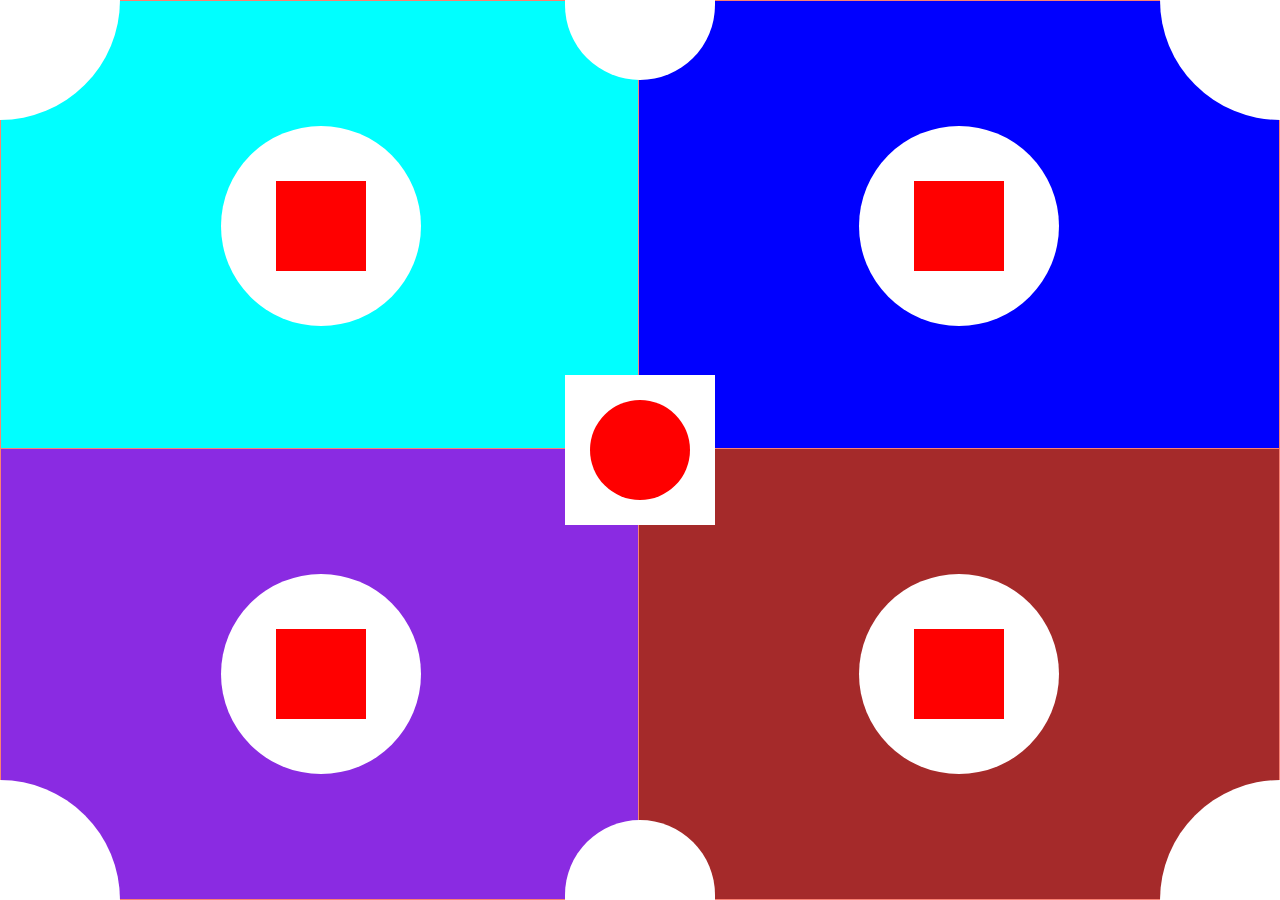
<file: Assignment_1/index.html>
<!DOCTYPE html>
<html lang="en">
  <head>
    <meta charset="UTF-8" />
    <meta name="viewport" content="width=device-width, initial-scale=1.0" />
    <link rel="stylesheet" href="normalize.css" />
    <link rel="stylesheet" href="style.css" />
    <title>Assignment</title>
  </head>
  <body>
    <section>
      <div class="mid">
        <div class="circle"></div>
      </div>
    </section>
    <section>
      <div class="mid">
        <div class="circle"></div>
      </div>
    </section>
    <section>
      <div class="mid">
        <div class="circle"></div>
      </div>
    </section>
    <section>
      <div class="mid">
        <div class="circle"></div>
      </div>
    </section>
    <aside></aside>
    <aside></aside>
    <aside></aside>
    <aside></aside>
    <aside></aside>
    <aside></aside>
    <aside>
      <div class="center"></div>
    </aside>
  </body>
</html>
</file>
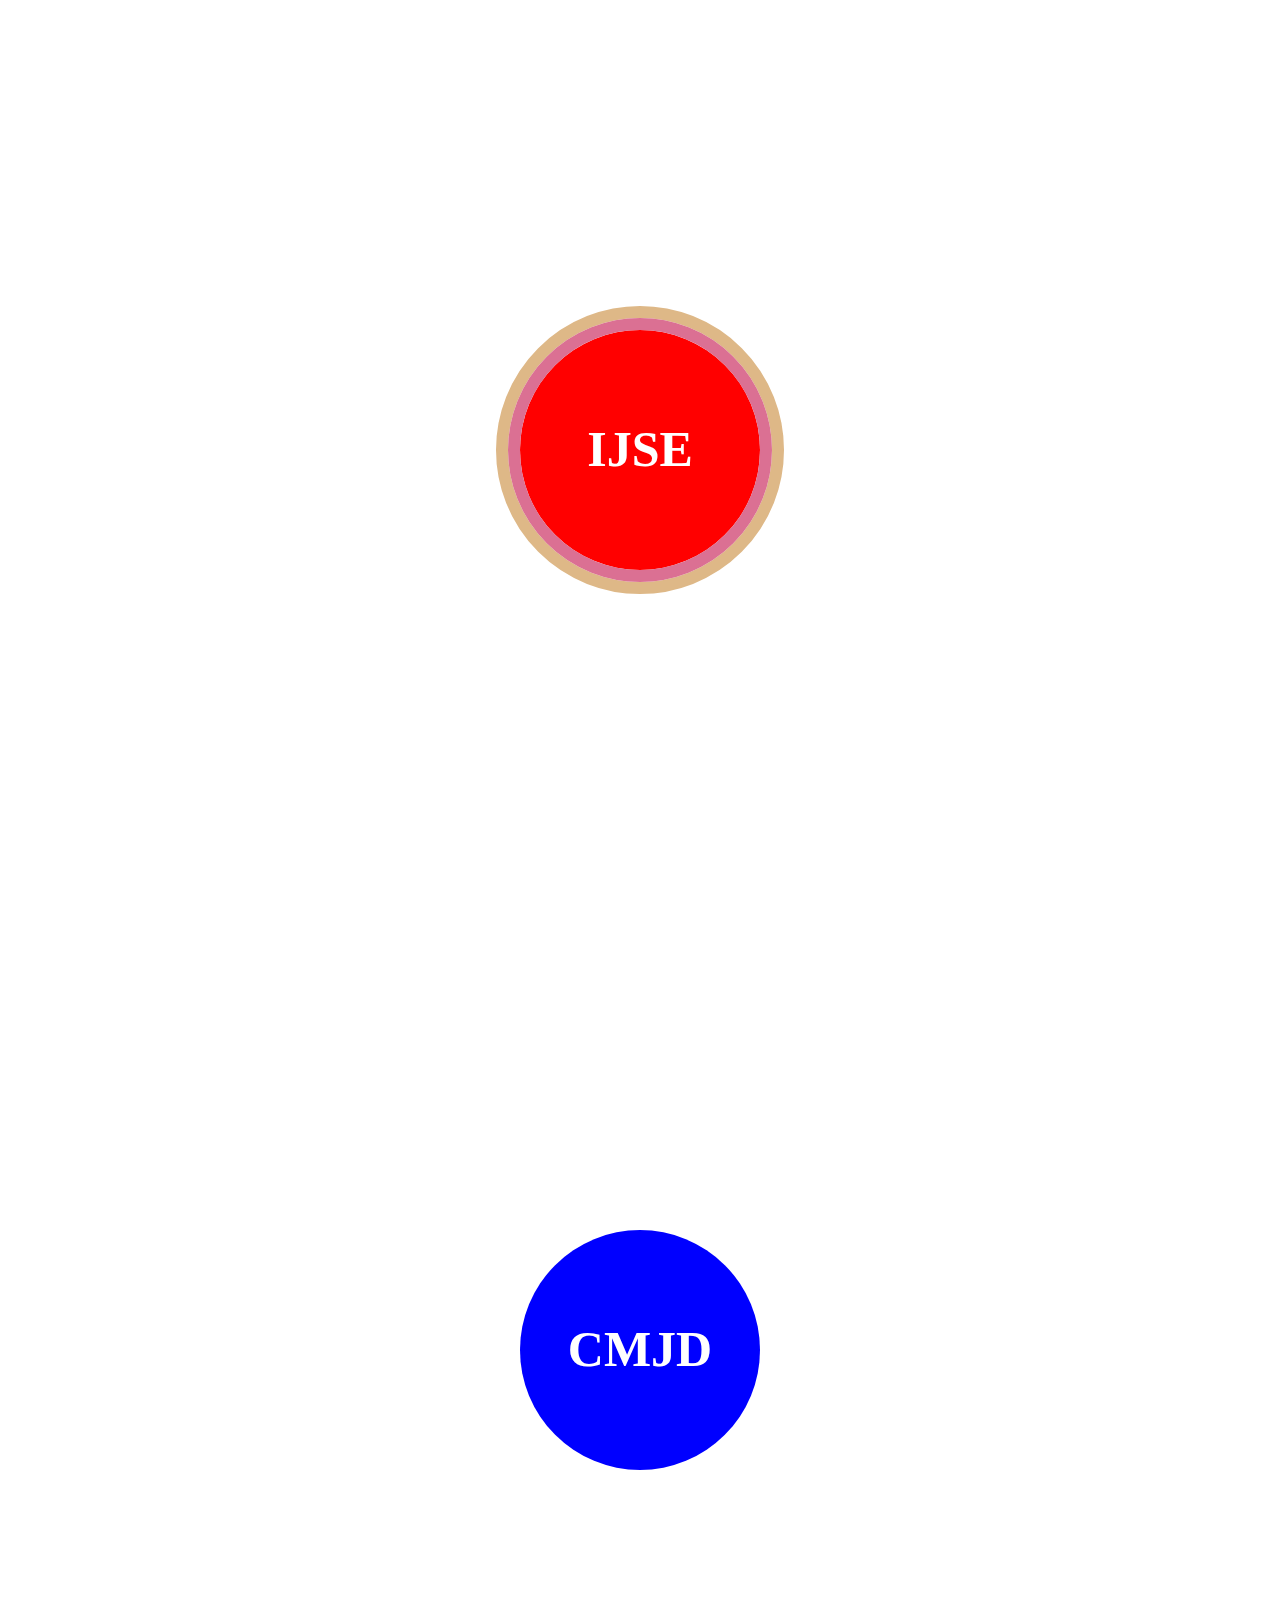
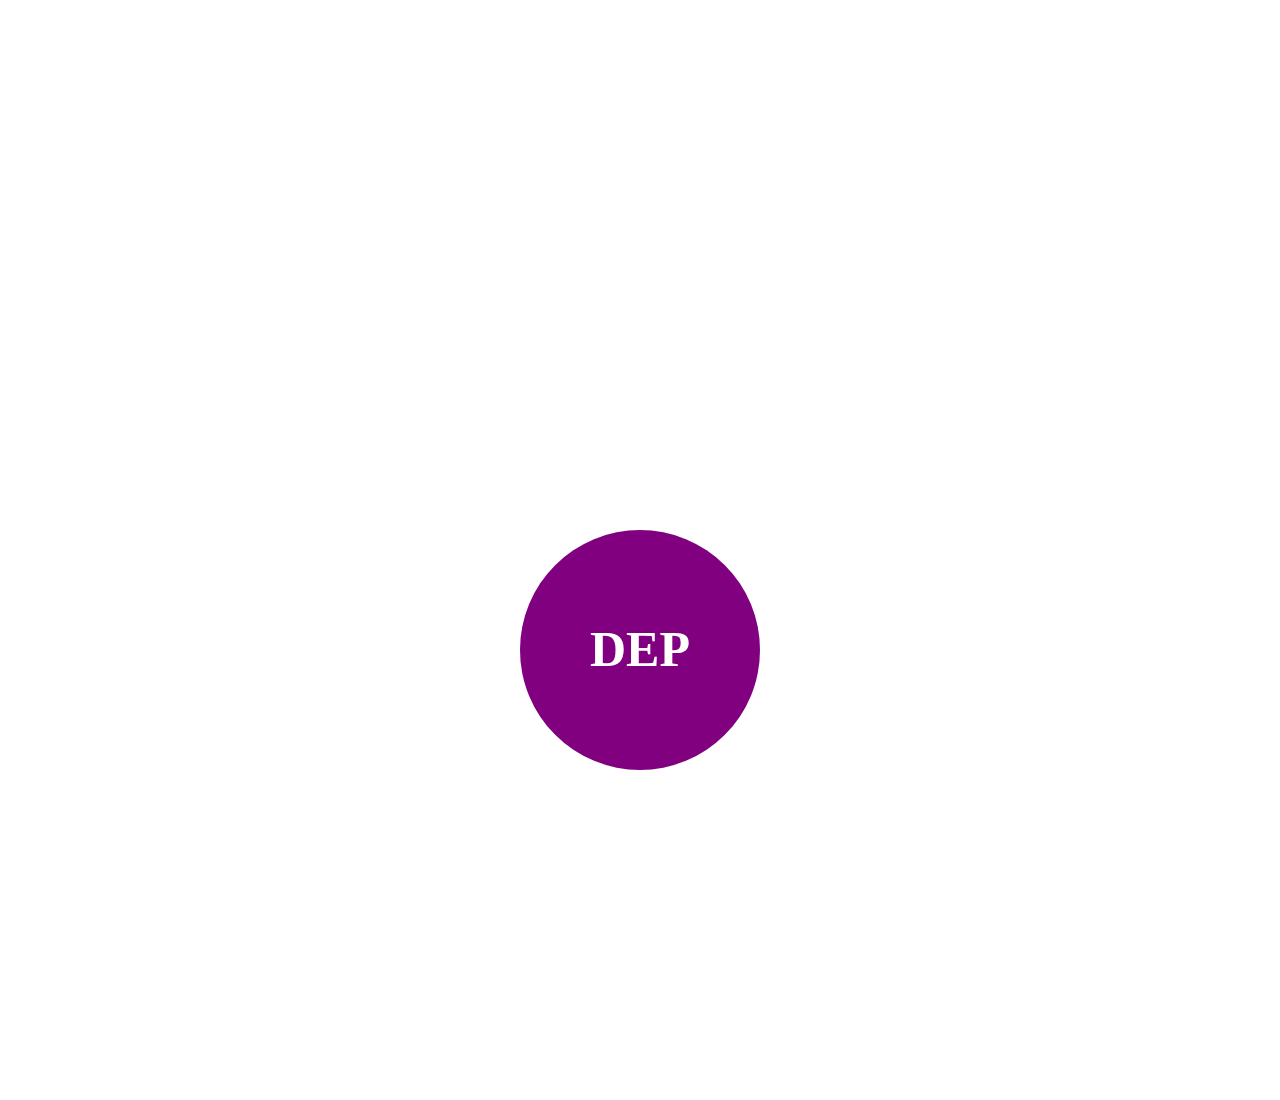
<file: Assignment_2/index.html>
<!DOCTYPE html>
<html lang="en">
<head>
    <meta charset="UTF-8">
    <meta name="viewport" content="width=device-width, initial-scale=1.0">
    <link rel="stylesheet" href="normalize.css">
    <link rel="stylesheet" href="style.css">
    <title>Assignment_2</title>
</head>
<body>
    <article>
        <div class="circle1">
            <div class="circle2"></div>
        </div>
    </article>
    <section>
        <div id="one">
            <h1>IJSE</h1>
        </div>
    </section>
    
    <section>
        <div id="two">
            <h1>CMJD</h1>
        </div>
    </section>
    
    <section>
        <div id="three">
            <h1>DEP</h1>
        </div>
    </section>
    
</body>
</html>
</file>
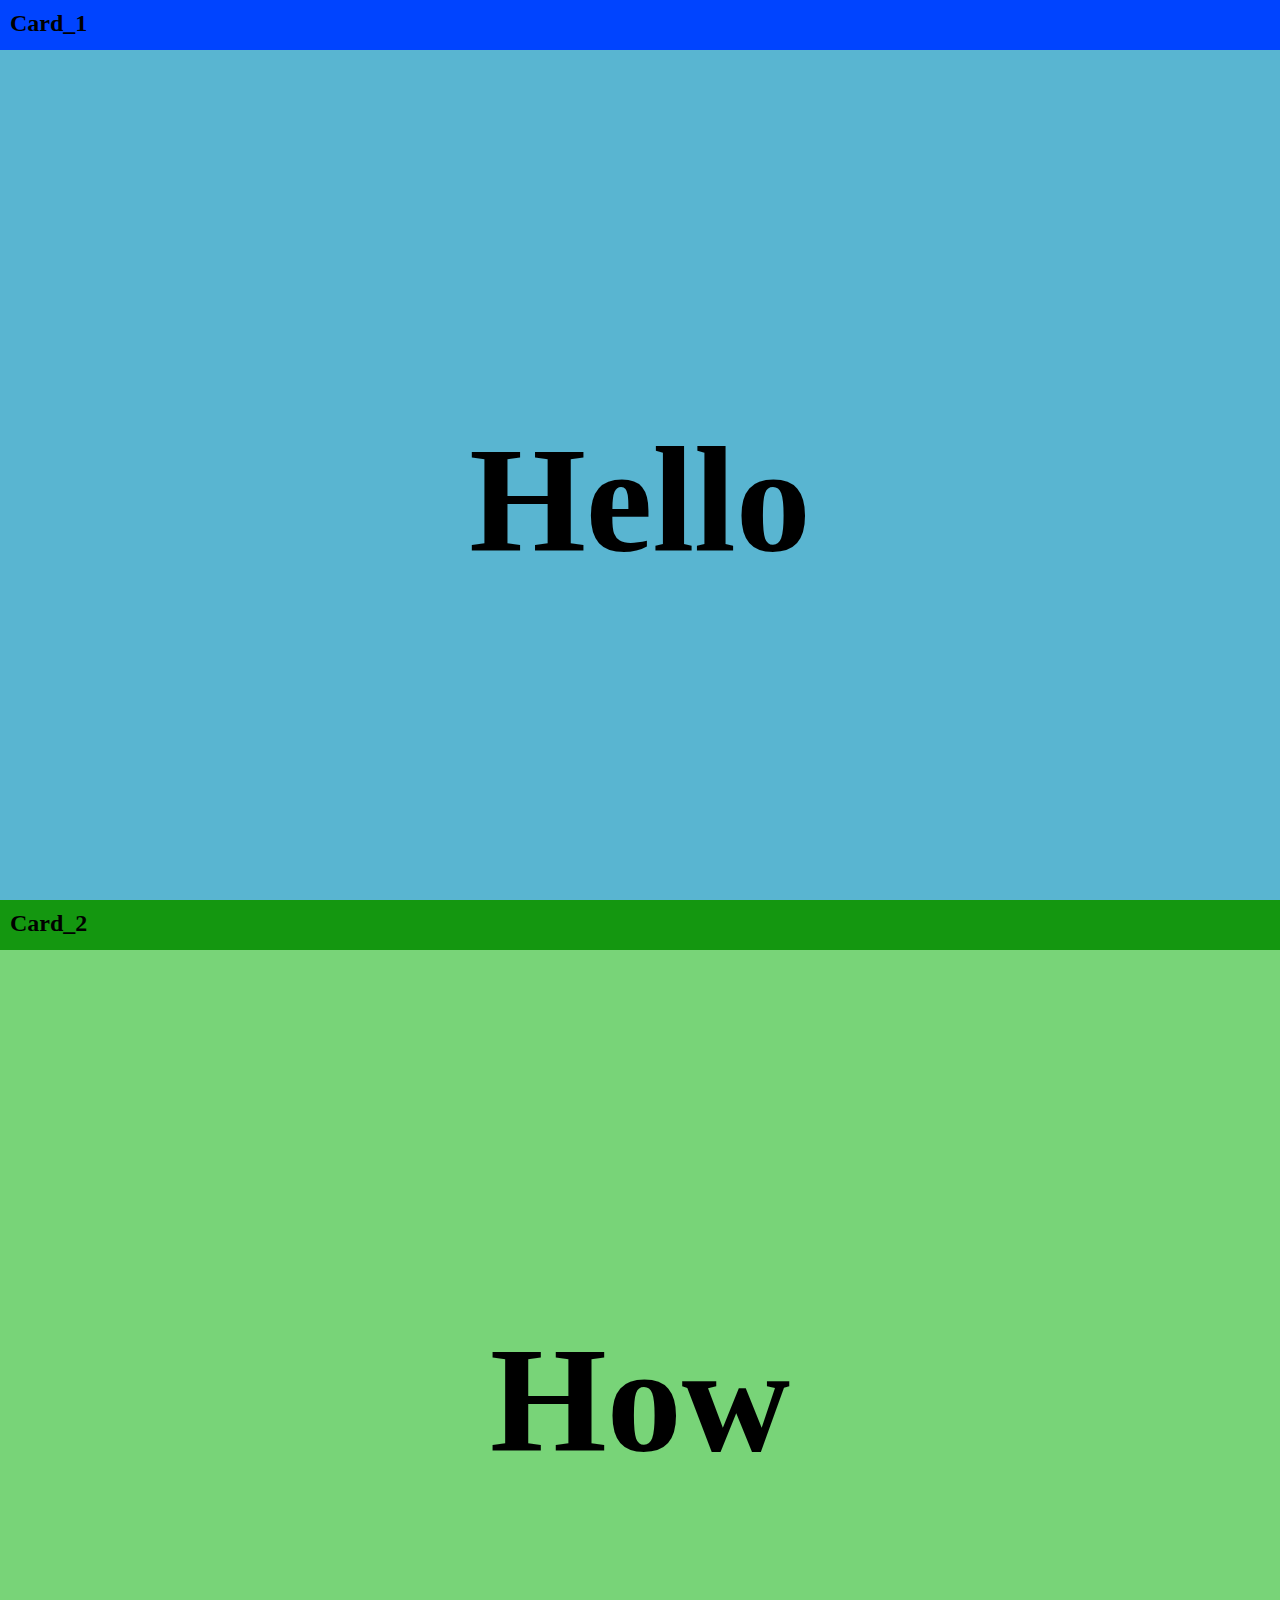
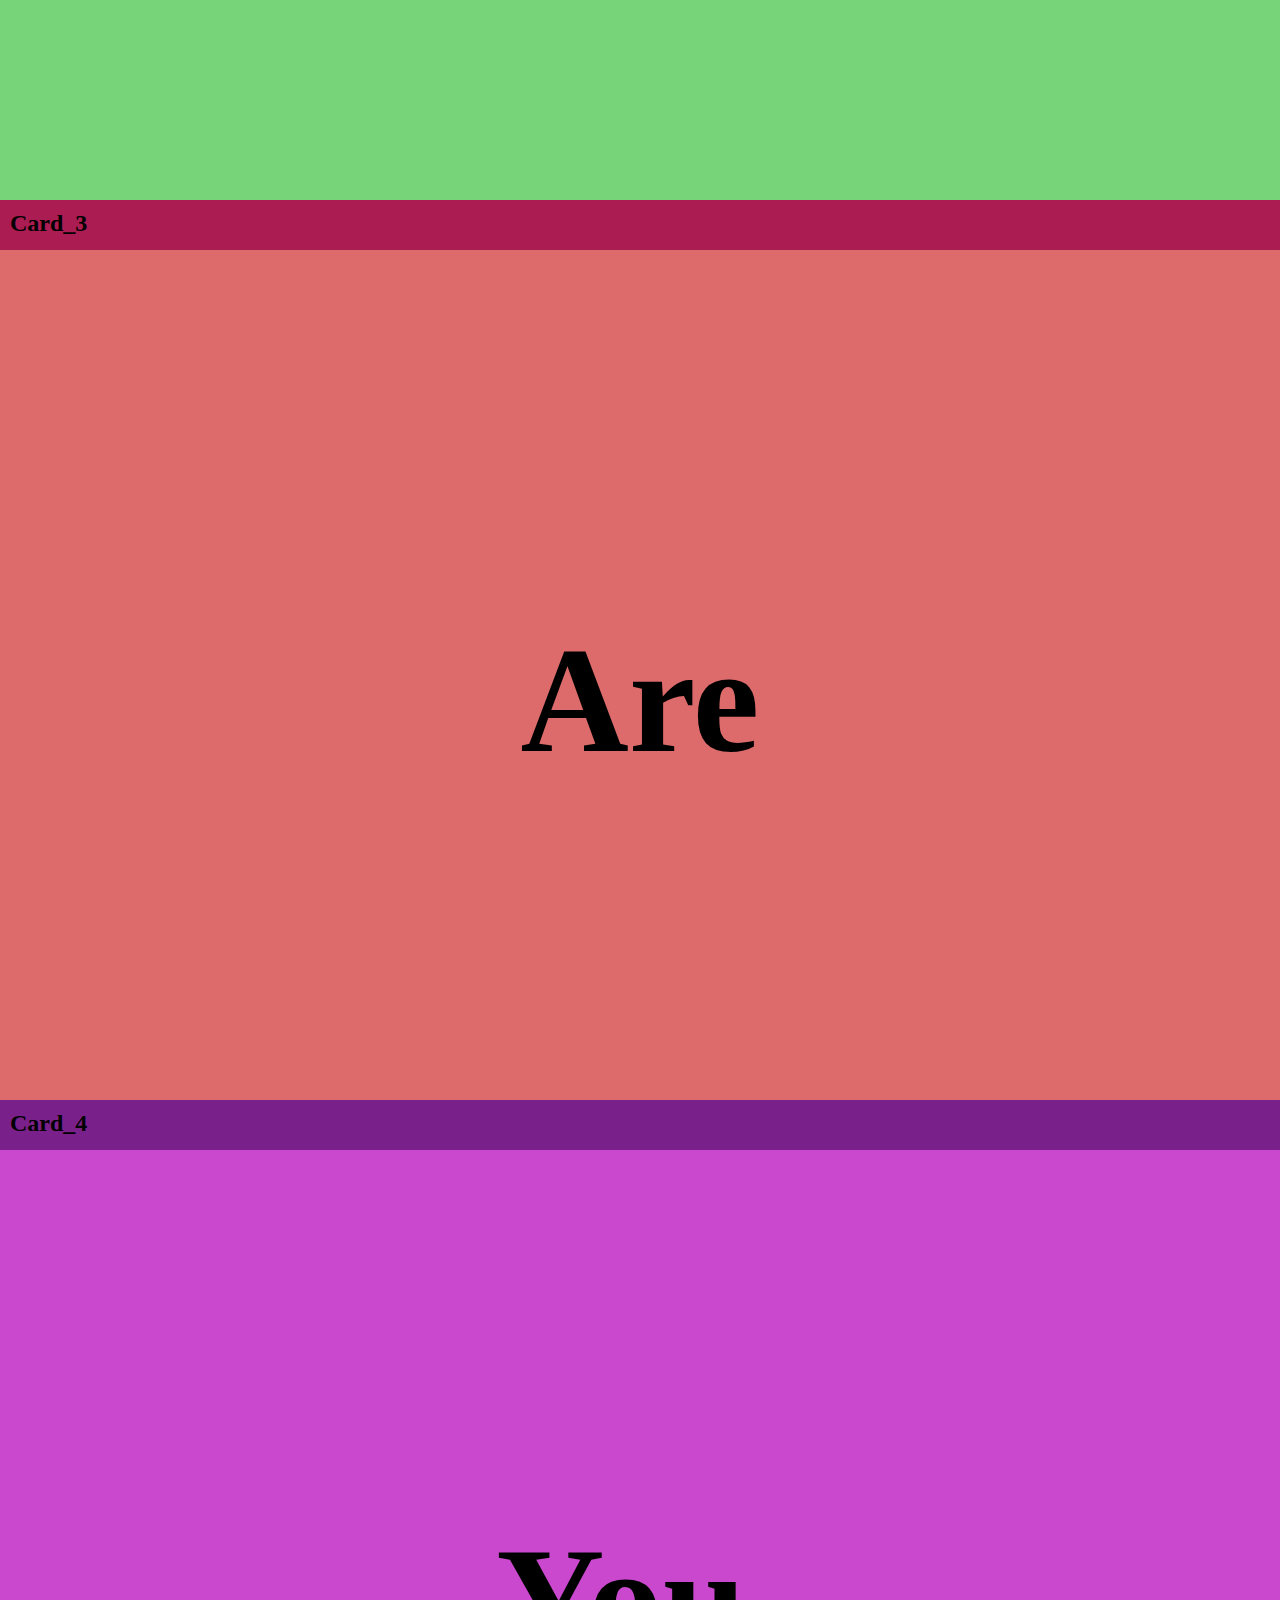
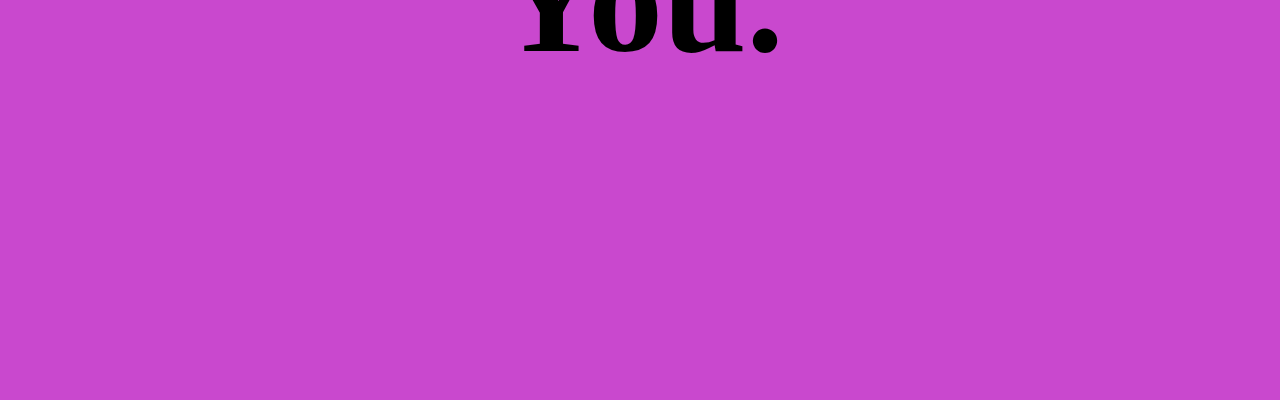
<file: Assignment_3/index.html>
<!DOCTYPE html>
<html lang="en">
<head>
    <meta charset="UTF-8">
    <meta name="viewport" content="width=device-width, initial-scale=1.0">
    <link rel="stylesheet" href="normalize.css">
    <link rel="stylesheet" href="style.css">
    <title>Assignment_3</title>
</head>
<body>
    <section>                 
        <div id="one">
            <h2>Card_1</h2>
        </div>
        <h1>Hello</h1>
    </section>

    <section>        
        <div id="two">
            <h2>Card_2</h2>

        </div>
        <h1>How</h1>
    </section>

    <section>        
        <div id="three">
            <h2>Card_3</h2>

        </div>
        <h1>Are</h1>
    </section>

    <section>        
        <div id="four">
            <h2>Card_4</h2>

        </div>
        <h1>You.</h1>
    </section>
    
</body>
</html>
</file>
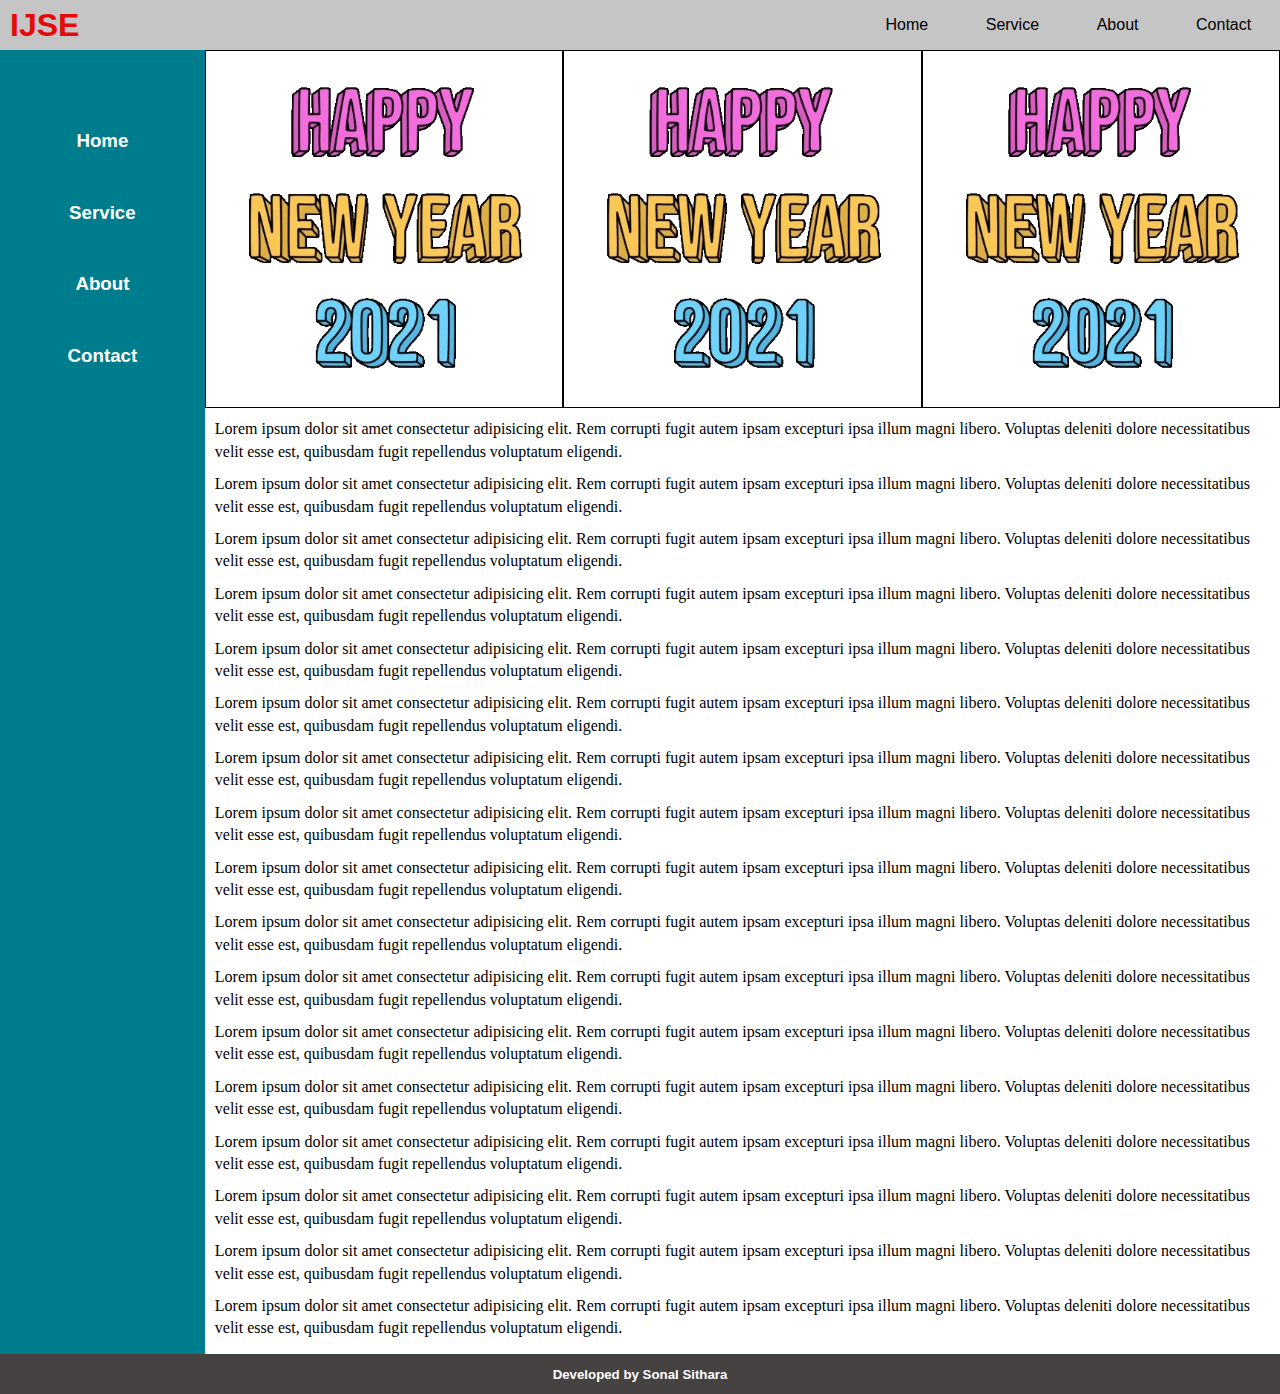
<file: Assignment_4/index.html>
<!DOCTYPE html>
<html lang="en">
  <head>
    <meta charset="UTF-8" />
    <meta name="viewport" content="width=device-width, initial-scale=1.0" />
    <link rel="stylesheet" href="normalize.css" />
    <link rel="stylesheet" href="style.css" />
    <title>Assignment_4</title>
  </head>
  <body>
    <header>
      <h1 id="ijse">IJSE</h1>
      <nav>
        <ul id="header-nav-ul">
          <li>Home</li>
          <li>Service</li>
          <li>About</li>
          <li>Contact</li>
        </ul>
      </nav>
    </header>
    <aside>
      <h3>Home</h3>
      <h3>Service</h3>
      <h3>About</h3>
      <h3>Contact</h3>
    </aside>
    <section>
      <div class="image">
        <img src="giphy.webp" alt="" />
        <img src="giphy.webp" alt="" />
        <img src="giphy.webp" alt="" />
      </div>
      <p>
        Lorem ipsum dolor sit amet consectetur adipisicing elit. Rem corrupti
        fugit autem ipsam excepturi ipsa illum magni libero. Voluptas deleniti
        dolore necessitatibus velit esse est, quibusdam fugit repellendus
        voluptatum eligendi.
      </p>
      <p>
        Lorem ipsum dolor sit amet consectetur adipisicing elit. Rem corrupti
        fugit autem ipsam excepturi ipsa illum magni libero. Voluptas deleniti
        dolore necessitatibus velit esse est, quibusdam fugit repellendus
        voluptatum eligendi.
      </p>
      <p>
        Lorem ipsum dolor sit amet consectetur adipisicing elit. Rem corrupti
        fugit autem ipsam excepturi ipsa illum magni libero. Voluptas deleniti
        dolore necessitatibus velit esse est, quibusdam fugit repellendus
        voluptatum eligendi.
      </p>
      <p>
        Lorem ipsum dolor sit amet consectetur adipisicing elit. Rem corrupti
        fugit autem ipsam excepturi ipsa illum magni libero. Voluptas deleniti
        dolore necessitatibus velit esse est, quibusdam fugit repellendus
        voluptatum eligendi.
      </p>
      <p>
        Lorem ipsum dolor sit amet consectetur adipisicing elit. Rem corrupti
        fugit autem ipsam excepturi ipsa illum magni libero. Voluptas deleniti
        dolore necessitatibus velit esse est, quibusdam fugit repellendus
        voluptatum eligendi.
      </p>
      <p>
        Lorem ipsum dolor sit amet consectetur adipisicing elit. Rem corrupti
        fugit autem ipsam excepturi ipsa illum magni libero. Voluptas deleniti
        dolore necessitatibus velit esse est, quibusdam fugit repellendus
        voluptatum eligendi.
      </p>
      <p>
        Lorem ipsum dolor sit amet consectetur adipisicing elit. Rem corrupti
        fugit autem ipsam excepturi ipsa illum magni libero. Voluptas deleniti
        dolore necessitatibus velit esse est, quibusdam fugit repellendus
        voluptatum eligendi.
      </p>
      <p>
        Lorem ipsum dolor sit amet consectetur adipisicing elit. Rem corrupti
        fugit autem ipsam excepturi ipsa illum magni libero. Voluptas deleniti
        dolore necessitatibus velit esse est, quibusdam fugit repellendus
        voluptatum eligendi.
      </p>
      <p>
        Lorem ipsum dolor sit amet consectetur adipisicing elit. Rem corrupti
        fugit autem ipsam excepturi ipsa illum magni libero. Voluptas deleniti
        dolore necessitatibus velit esse est, quibusdam fugit repellendus
        voluptatum eligendi.
      </p>
      <p>
        Lorem ipsum dolor sit amet consectetur adipisicing elit. Rem corrupti
        fugit autem ipsam excepturi ipsa illum magni libero. Voluptas deleniti
        dolore necessitatibus velit esse est, quibusdam fugit repellendus
        voluptatum eligendi.
      </p>
      <p>
        Lorem ipsum dolor sit amet consectetur adipisicing elit. Rem corrupti
        fugit autem ipsam excepturi ipsa illum magni libero. Voluptas deleniti
        dolore necessitatibus velit esse est, quibusdam fugit repellendus
        voluptatum eligendi.
      </p>
      <p>
        Lorem ipsum dolor sit amet consectetur adipisicing elit. Rem corrupti
        fugit autem ipsam excepturi ipsa illum magni libero. Voluptas deleniti
        dolore necessitatibus velit esse est, quibusdam fugit repellendus
        voluptatum eligendi.
      </p>
      <p>
        Lorem ipsum dolor sit amet consectetur adipisicing elit. Rem corrupti
        fugit autem ipsam excepturi ipsa illum magni libero. Voluptas deleniti
        dolore necessitatibus velit esse est, quibusdam fugit repellendus
        voluptatum eligendi.
      </p>
      <p>
        Lorem ipsum dolor sit amet consectetur adipisicing elit. Rem corrupti
        fugit autem ipsam excepturi ipsa illum magni libero. Voluptas deleniti
        dolore necessitatibus velit esse est, quibusdam fugit repellendus
        voluptatum eligendi.
      </p>
      <p>
        Lorem ipsum dolor sit amet consectetur adipisicing elit. Rem corrupti
        fugit autem ipsam excepturi ipsa illum magni libero. Voluptas deleniti
        dolore necessitatibus velit esse est, quibusdam fugit repellendus
        voluptatum eligendi.
      </p>
      <p>
        Lorem ipsum dolor sit amet consectetur adipisicing elit. Rem corrupti
        fugit autem ipsam excepturi ipsa illum magni libero. Voluptas deleniti
        dolore necessitatibus velit esse est, quibusdam fugit repellendus
        voluptatum eligendi.
      </p>
      <p>
        Lorem ipsum dolor sit amet consectetur adipisicing elit. Rem corrupti
        fugit autem ipsam excepturi ipsa illum magni libero. Voluptas deleniti
        dolore necessitatibus velit esse est, quibusdam fugit repellendus
        voluptatum eligendi.
      </p>
      <p>
        Lorem ipsum dolor sit amet consectetur adipisicing elit. Rem corrupti
        fugit autem ipsam excepturi ipsa illum magni libero. Voluptas deleniti
        dolore necessitatibus velit esse est, quibusdam fugit repellendus
        voluptatum eligendi.
      </p>
    </section>
    <footer><h5>Developed by Sonal Sithara</h5></footer>
  </body>
</html>
</file>
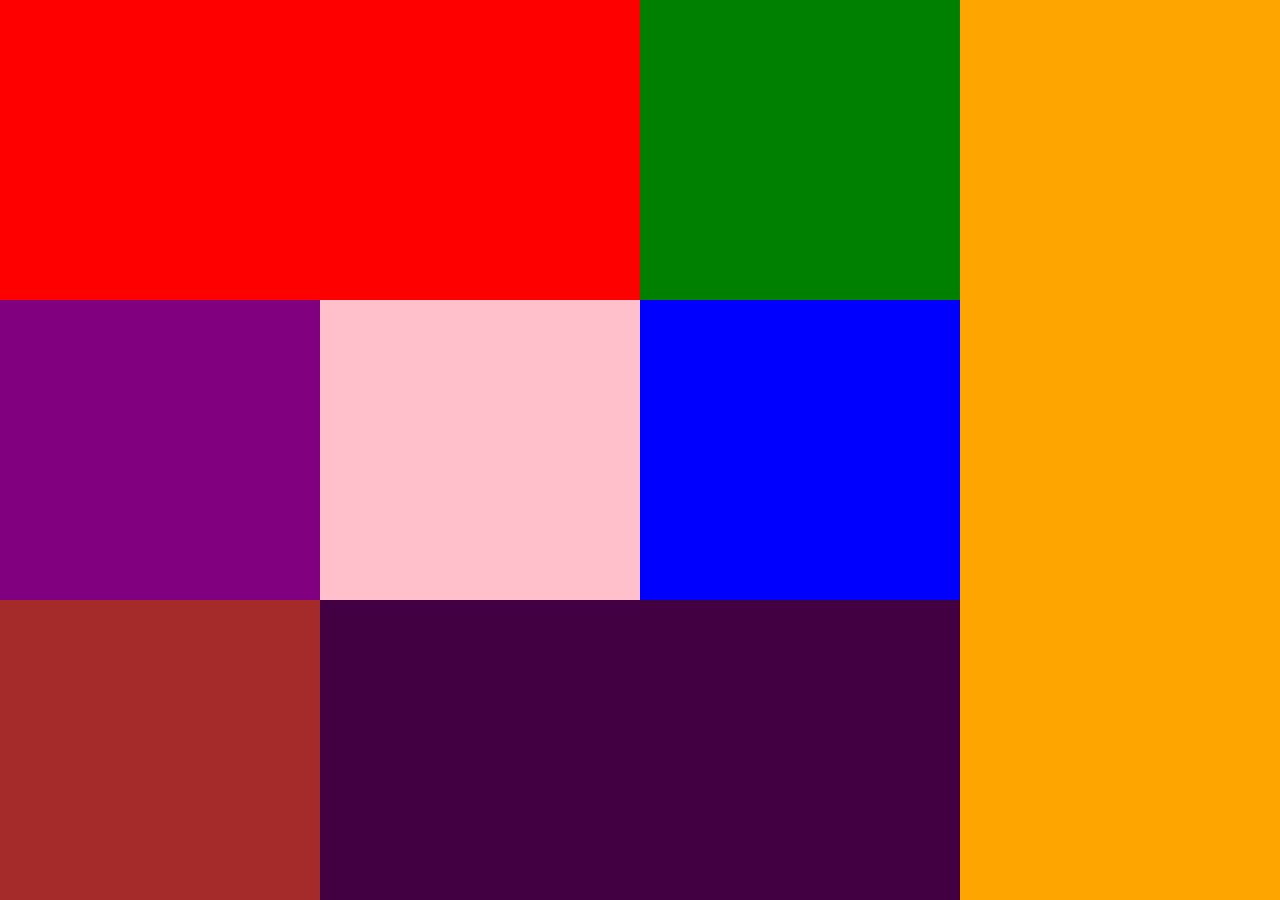
<file: Assignment_5/index.html>
<!DOCTYPE html>
<html lang="en">
  <head>
    <meta charset="UTF-8" />
    <meta name="viewport" content="width=device-width, initial-scale=1.0" />
    <link rel="stylesheet" href="normalize.css" />
    <link rel="stylesheet" href="style.css" />
    <title>Assignment_5</title>
  </head>
  <body>
    <section>
      <div></div>
      <div></div>
      <div></div>
      <div></div>
      <div></div>
      <div></div>
      <div></div>
      <div></div>
      <div></div>
      <div></div>
      <div></div>
      <div></div>
    </section>
  </body>
</html>
</file>
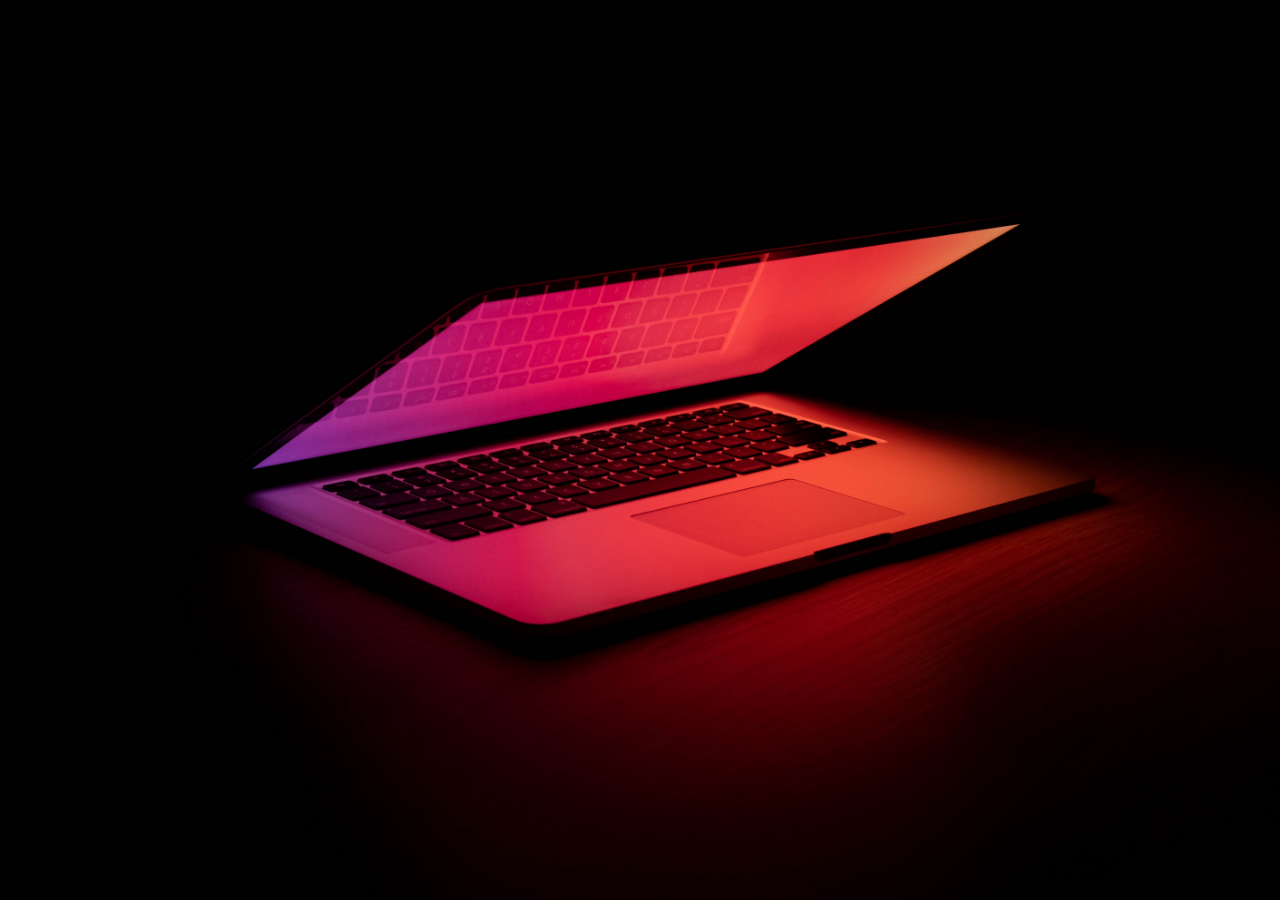
<file: Assignment_7/index.html>
<!DOCTYPE html>
<html lang="en">
  <head>
    <meta charset="UTF-8" />
    <meta name="viewport" content="width=device-width, initial-scale=1.0" />
    <link rel="stylesheet" href="normalize.css" />
    <link rel="stylesheet" href="image.css" />
    <title>Assignment_7</title>
  </head>
  <body>
    <div>
      <section></section>
      <section></section>
      <section></section>
      <section></section>
      <section></section>
    </div>
  </body>
</html>
</file>
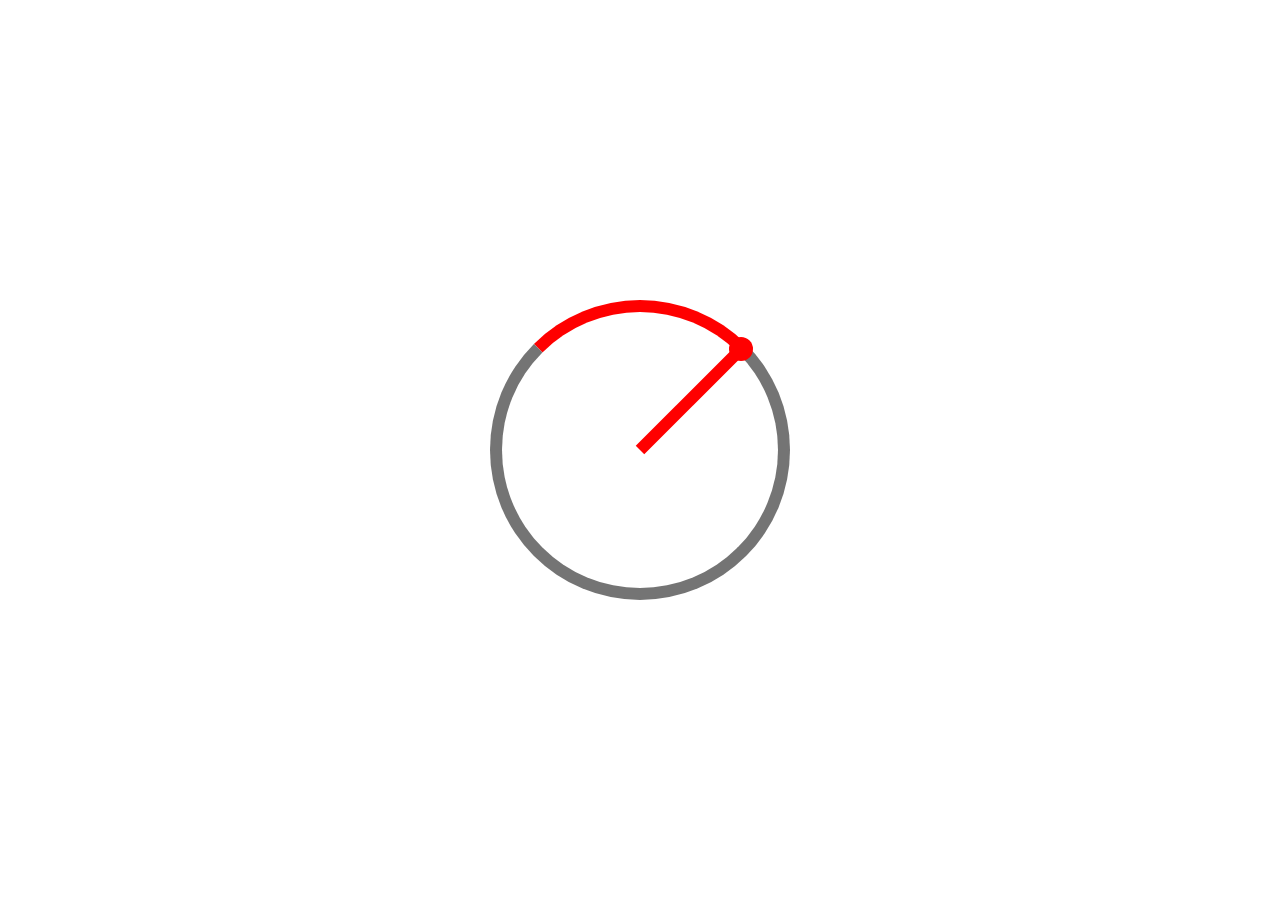
<file: Assignment_8/index.html>
<!DOCTYPE html>
<html lang="en">
  <head>
    <meta charset="UTF-8" />
    <meta name="viewport" content="width=device-width, initial-scale=1.0" />
    <link rel="stylesheet" href="normalize.css" />
    <link rel="stylesheet" href="style.css" />
    <title>Assignment_8</title>
  </head>
  <body>
    <section>
      <div class="line"></div>
      <div class="circle"></div>
    </section>
  </body>
</html>
</file>
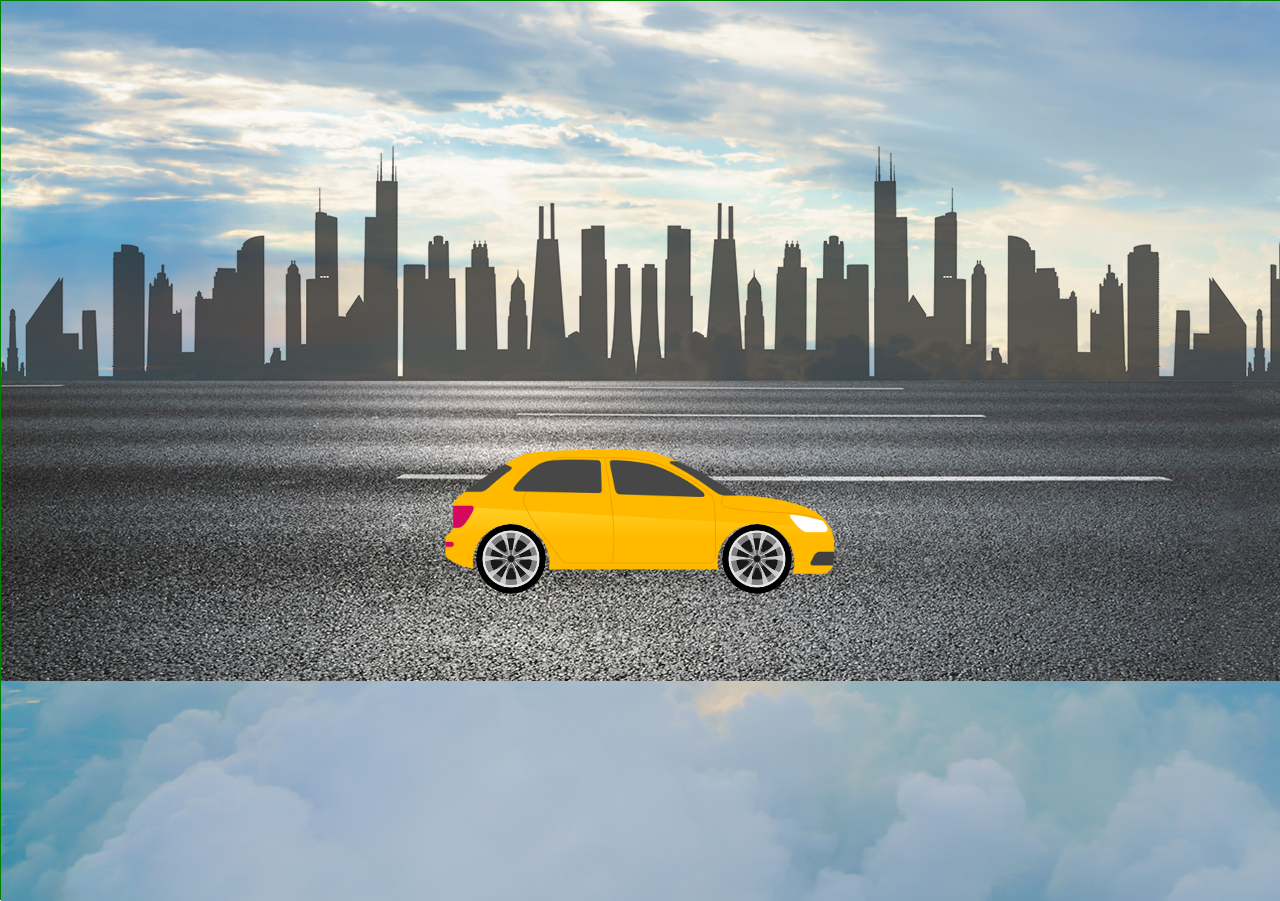
<file: Assignment_9/index.html>
<!DOCTYPE html>
<html lang="en">
  <head>
    <meta charset="UTF-8" />
    <meta name="viewport" content="width=device-width, initial-scale=1.0" />
    <link rel="stylesheet" href="normalize.css" />
    <link rel="stylesheet" href="style.css" />
    <title>Assignment_9</title>
  </head>
  <body>
    <div class="main">
      <div class="sky"></div>
      <div class="city"></div>
      <div class="road"></div>
      <div class="car">
        <div class="body"></div>
        <div class="wheel1"></div>
        <div class="wheel2"></div>
      </div>
    </div>
  </body>
</html>
</file>
<file: Assignment_1/style.css>
section {
  height: 50vh;
  width: 50vw;
  border: 1px solid salmon;
  position: absolute;
}
section:nth-child(1) {
  background-color: aqua;
  left: 0;
}
section:nth-child(2) {
  background-color: blue;
  right: 0;
}
section:nth-child(3) {
  background-color: blueviolet;
  bottom: 0;
  left: 0;
}
section:nth-child(4) {
  background-color: brown;
  bottom: 0;
  right: 0;
}

aside {
  height: 120px;
  width: 120px;
  background-color: white;
  position: absolute;
}

aside:nth-child(5) {
  left: 0;
  top: 0;
  border-bottom-right-radius: 100%;
}
aside:nth-child(6) {
  right: 0;
  top: 0;
  border-bottom-left-radius: 100%;
}
aside:nth-child(7) {
  bottom: 0;
  left: 0;
  border-top-right-radius: 100%;
}
aside:nth-child(8) {
  right: 0;
  bottom: 0;
  border-top-left-radius: 100%;
}

aside:nth-child(9) {
  left: 50%;
  top: 0;
  transform: translate(-50%);
  border-bottom-left-radius: 200px;
  border-bottom-right-radius: 200px;
  height: 80px;
  width: 150px;
}
aside:nth-child(10) {
  left: 50%;
  bottom: 0;
  transform: translate(-50%);
  border-top-left-radius: 200px;
  border-top-right-radius: 200px;
  height: 80px;
  width: 150px;
}
aside:nth-child(11) {
  width: 150px;
  height: 150px;
  left: 50%;
  top: 50%;
  transform: translate(-50%, -50%);
  position: absolute;
}
.mid {
  width: 200px;
  height: 200px;
  background-color: white;
  left: 50%;
  position: absolute;
  top: 50%;
  transform: translate(-50%, -50%);
  border-radius: 100%;
}
.circle {
  background-color: red;
  width: 90px;
  height: 90px;
  position: absolute;
  left: 50%;
  top: 50%;
  transform: translate(-50%, -50%);
}
.center {
  position: absolute;
  background-color: red;
  width: 100px;
  height: 100px;
  left: 50%;
  top: 50%;
  border-radius: 100%;
  transform: translate(-50%, -50%);
}
main {
}
</file>
<file: Assignment_2/style.css>
* {
  padding: 0;
  margin: 0;
  box-sizing: border-box;
}
section {
  height: 100vh;
  width: 100%;
  /* border: 2px solid red; */
  position: relative;
}

div {
  position: absolute;
  height: 240px;
  width: 240px;
  left: 50%;
  top: 50%;
  /* background-color: aqua; */
  transform: translate(-50%, -50%);
  border-radius: 100%;
}

#one {
  background-color: red;
}
#two {
  background-color: blue;
}
#three {
  background-color: purple;
}
h1 {
  color: white;
  text-align: center;
  margin-top: 50%;
  transform: translate(0%, -50%);
  font-size: 50px;
}
article {
  width: 400px;
  height: 400px;
  position: fixed;
  left: 50%;
  top: 50%;
  z-index: 10;
  transform: translate(-50%, -50%);
  /* border: 2px solid brown; */
  border-radius: 100%;
}
.circle1 {
  position: fixed;
  height: 72%;
  width: 72%;
  border: 12px solid burlywood;
}
.circle2 {
  position: fixed;
  height: 100%;
  width: 100%;
  border: 12px solid palevioletred;
}
</file>
<file: Assignment_3/style.css>
section {
  height: 100vh;
  /* border: 2px solid red; */
}
section:nth-child(1) {
  background-color: rgb(89, 181, 209);
}
section:nth-child(2) {
  background-color: rgb(120, 212, 120);
}
section:nth-child(3) {
  background-color: rgb(221, 107, 107);
}
section:nth-child(4) {
  background-color: rgb(201, 72, 206);
}

div {
  position: sticky;
  height: 50px;
  top: 0;
  z-index: 5;
}
#one {
  background-color: rgb(0, 68, 255);
}
#two {
  background-color: rgb(20, 151, 16);
}
#three {
  background-color: rgb(170, 28, 82);
}
#four {
  background-color: rgb(122, 32, 139);
}

h1 {
  position: relative;
  margin-top: 50vh;
  text-align: center;
  transform: translate(0%, -50%);
  font-size: 150px;
}
h2 {
  margin: 0;
  padding: 10px;
}
</file>
<file: Assignment_4/style.css>
html {
  position: relative;
  min-height: 100%;
}
* {
  padding: 0;
  margin: 0;
  box-sizing: border-box;
}
header {
  height: 50px;
  background-color: rgb(197, 197, 197);
  display: flex;
  align-items: center;
}
#ijse {
  flex: 2;
  margin-left: 10px;
  font-family: "Lucida Sans", "Lucida Sans Regular", "Lucida Grande",
    "Lucida Sans Unicode", Geneva, Verdana, sans-serif;
  color: rgb(230, 9, 9);
}
#header-nav-ul {
  display: flex;
  justify-content: space-around;
  list-style: none;
  font-family: Impact, Haettenschweiler, "Arial Narrow Bold", sans-serif;
}
nav {
  flex: 1;
}
footer {
  position: absolute;
  left: 0;
  bottom: 0;
  height: 40px;
  width: 100%;
  background-color: rgb(70, 66, 66);
  display: flex;
  align-items: center;
  justify-content: center;
  color: white;
  font-family: "Gill Sans", "Gill Sans MT", Calibri, "Trebuchet MS", sans-serif;
}
aside {
  position: absolute;
  left: 0;
  bottom: 0;
  top: 50px;
  background-color: rgb(0, 125, 141);
  width: 16%;
}
section {
  position: relative;
  left: 16%;
  right: 0;
  width: 84%;
  line-height: 1.4;
}
p {
  margin-left: 10px;
  margin-top: 10px;
}
h3 {
  text-align: center;
  margin-top: 50px;
  font-family: "Lucida Sans", "Lucida Sans Regular", "Lucida Grande",
    "Lucida Sans Unicode", Geneva, Verdana, sans-serif;
  color: rgb(255, 255, 255);
}

aside:nth-child(2) > h3:nth-child(1) {
  margin-top: 80px;
}
.image {
  display: flex;
}
img {
  border: 1px solid black;
  width: calc(100% / 3);
}
</file>
<file: Assignment_5/style.css>
* {
  margin: 0;
  padding: 0;
  box-sizing: border-box;
}
section {
  height: 100vh;
  display: grid;
  grid-template-columns: repeat(4, 1fr);
  grid-template-rows: repeat(3, 1fr);
}

div:nth-child(1) {
  background-color: red;
  grid-column: 1/3;
}
div:nth-child(2) {
  background-color: green;
}
div:nth-child(3) {
  background-color: orange;
  grid-row-end: span 3;
}
div:nth-child(4) {
  background-color: purple;
}
div:nth-child(5) {
  background-color: pink;
}
div:nth-child(6) {
  background-color: blue;
}
div:nth-child(7) {
  background-color: brown;
}
div:nth-child(8) {
  background-color: rgb(66, 0, 66);
  grid-column: 2/4;
}
</file>
<file: Assignment_7/image.css>
* {
  margin: 0;
  padding: 0;
  box-sizing: border-box;
}
/* ::-webkit-scrollbar {
  display: none;
} */
body {
  overflow: hidden;
}
div {
  position: absolute;
  display: flex;
  height: auto;
  width: auto;
  /* ////////////////////// */
  animation: slide 16s ease infinite;
  animation-direction: alternate;
  animation-delay: 2s;
}
section {
  position: relative;
  height: 100vh;
  width: 100vw;
}

section:nth-child(1) {
  background-image: url(image/joshua-reddekopp-GkFQEOubrCo-unsplash.jpg);
  background-size: cover;
}
section:nth-child(2) {
  background-image: url(image/retro-mustang-wallpaper.jpg);
  background-size: cover;
}
section:nth-child(3) {
  background-image: url(image/wp2670841.jpg);
  background-size: cover;
}
section:nth-child(4) {
  background-image: url(image/yHMMH1n.jpg);
  background-size: cover;
}
section:nth-child(5) {
  background-image: url(image/20516-afterlives-ardenweald-4k-desktop-wallpapers.jpg);
  background-size: cover;
}
@keyframes slide {
  0% {
    transform: translateX(0vw);
  }
  12.5% {
    transform: translateX(-100vw);
  }
  25% {
    transform: translateX(-100vw);
  }
  37.5% {
    transform: translateX(-200vw);
  }
  50% {
    transform: translateX(-200vw);
  }
  62.5% {
    transform: translateX(-300vw);
  }
  75% {
    transform: translateX(-300vw);
  }
  87.5% {
    transform: translateX(-400vw);
  }
  100% {
    transform: translateX(-400vw);
  }
}
</file>
<file: Assignment_8/style.css>
* {
  margin: 0;
  padding: 0;
  box-sizing: border-box;
}
section {
  position: absolute;
  border: 12px solid rgb(116, 116, 116);
  height: 300px;
  width: 300px;
  left: 0;
  right: 0;
  bottom: 0;
  top: 0;
  margin: auto;
  border-radius: 100%;
  border-top: 12px solid red;
}

section:hover {
  transition: all 2s;
  transform: rotate(360deg);
}
.line {
  position: absolute;
  background-color: red;
  width: 50%;
  height: 12px;
  left: 50%;
  right: 0;
  bottom: 0;
  top: 0;
  margin: auto;
  transform: rotate(-45deg);
  transform-origin: 0%;
}
.circle {
  position: absolute;
  background-color: red;
  width: 24px;
  height: 24px;
  border-radius: 100%;
  right: 9%;
  top: 9%;
}
</file>
<file: Assignment_9/style.css>
* {
  margin: 0;
  padding: 0;
  box-sizing: border-box;
}
::-webkit-scrollbar {
  display: none;
}
body {
  overflow: hidden;
}
.main {
  border: 1px solid green;
  height: 100vh;
  width: 100vw;
}
.sky {
  position: absolute;
  height: 100vh;
  width: 100vw;
  background-image: url(Car_Animation_Resources/sky.jpg);
  background-size: cover;
  background-repeat: no-repeat;
}
.city {
  position: relative;
  display: block;
  top: 129.5px;
  height: 250px;
  width: 500%;
  background-image: url(Car_Animation_Resources/city.png);
  background-position: left;
  background-repeat: repeat-x;
}

.road {
  position: relative;
  top: 130px;
  height: 300px;
  width: 500%;
  background-image: url(Car_Animation_Resources/road.jpg);
  background-position: left;
  background-repeat: repeat-x;
  display: block;
}
.city {
  animation: city 12s linear infinite;
}
@keyframes city {
  100% {
    transform: translateX(-1418px);
  }
}
.road {
  animation: road;
  animation: road 16s linear infinite;
}
@keyframes road {
  100% {
    transform: translateX(-5140px);
  }
}
.car {
  position: absolute;
  width: 400px;
  height: 200px;
  top: 56%;
  left: 50%;
  transform: translate(-50%, -50%);
}
.body {
  position: absolute;
  background: url(Car_Animation_Resources/car.png);
  width: 100%;
  height: 100%;
  background-size: contain;
  background-repeat: no-repeat;
  background-position: bottom;
}
.wheel1 {
  position: absolute;
  width: 70px;
  height: 70px;
  background: url(Car_Animation_Resources/wheel.png);
  background-size: contain;
  border-radius: 100%;
  left: 36px;
  top: 120px;
}

.wheel2 {
  position: absolute;
  width: 70px;
  height: 70px;
  background: url(Car_Animation_Resources/wheel.png);
  background-size: contain;
  border-radius: 100%;
  right: 48px;
  top: 120px;
}
.wheel1,
.wheel2 {
  animation: wheel 3s linear infinite;
}
@keyframes wheel {
  0% {
    transform: rotate(0deg);
  }
  100% {
    transform: rotate(360deg);
  }
}
</file>
